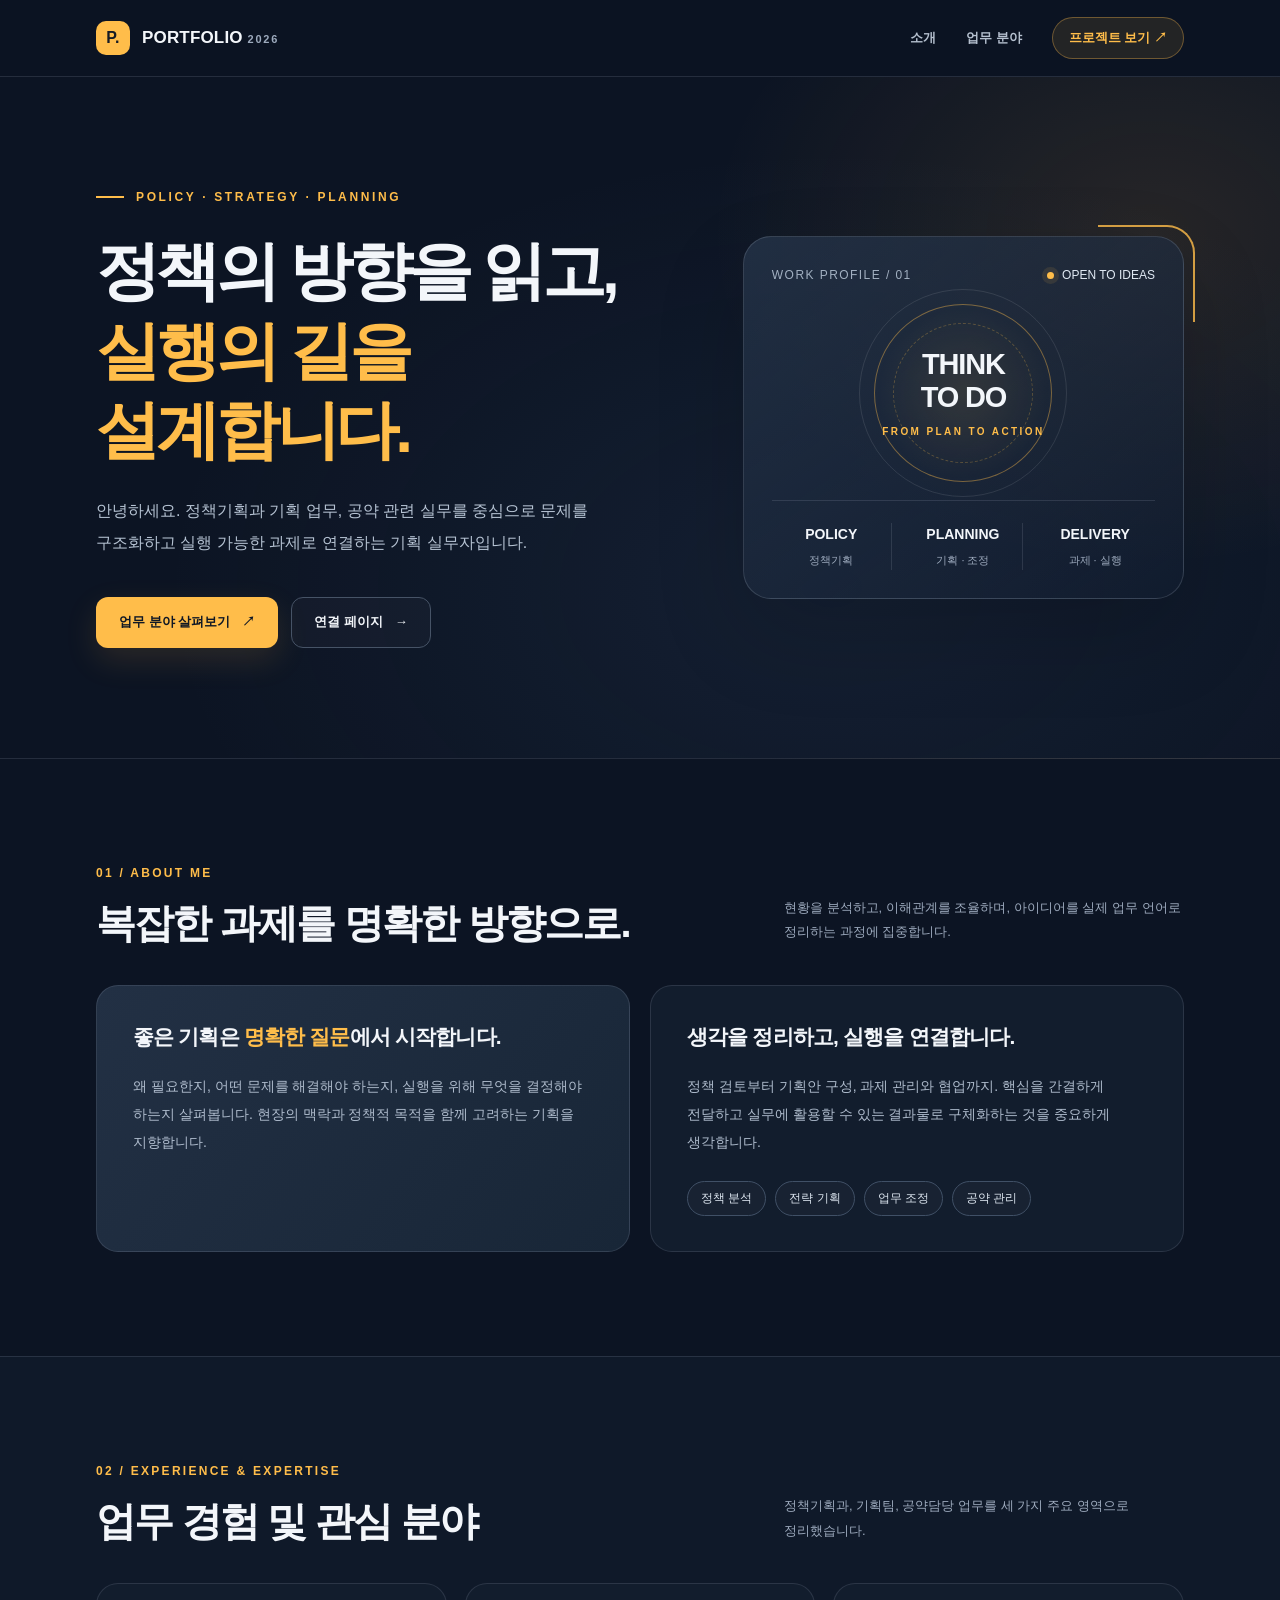
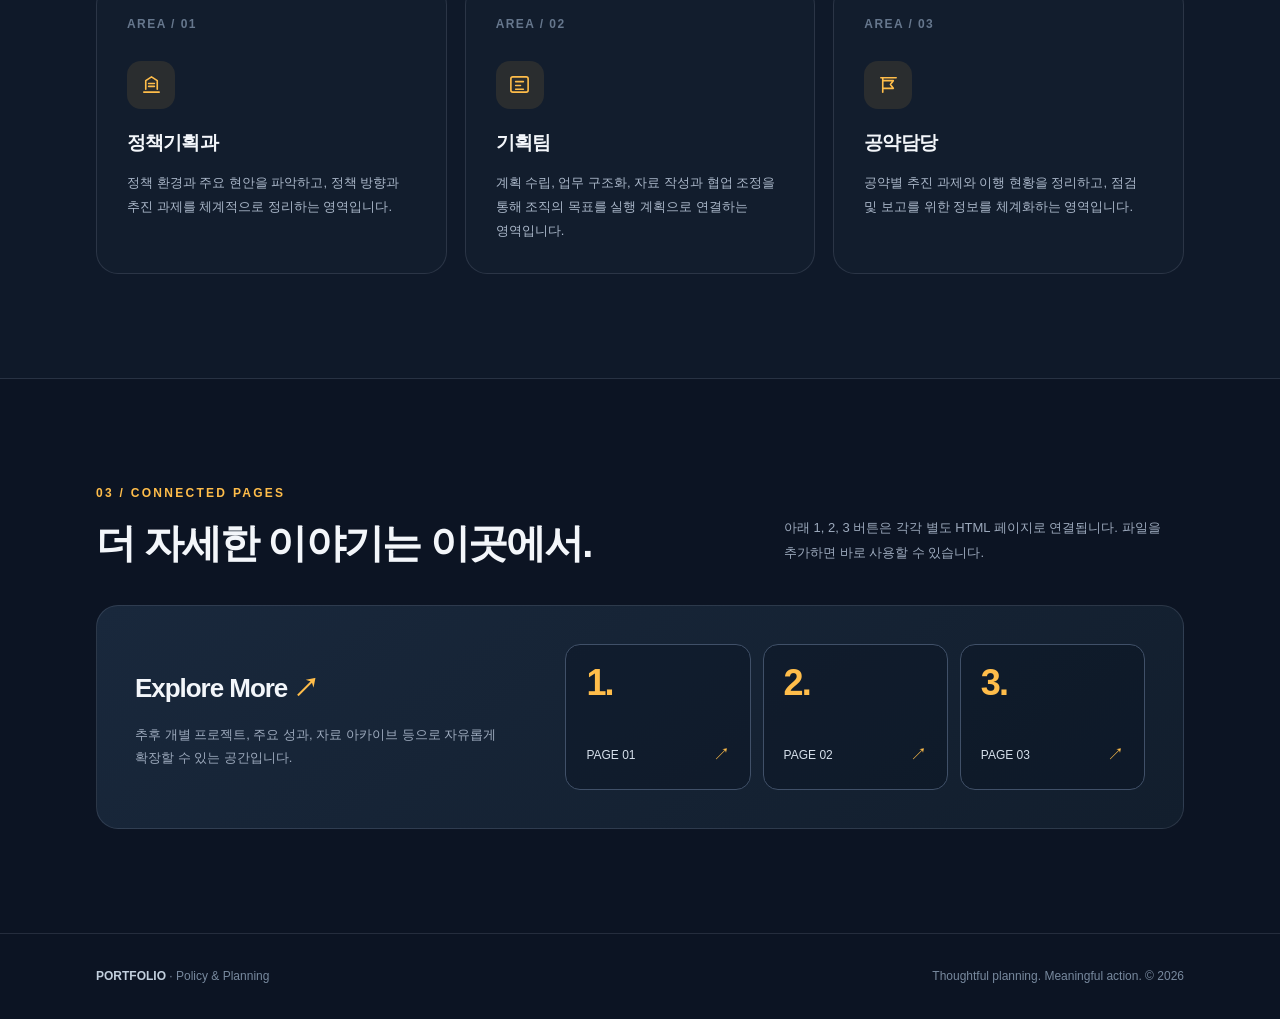
<file: index.html>
<!DOCTYPE html>
<html lang="ko">
<head>
  <meta charset="UTF-8" />
  <meta name="viewport" content="width=device-width, initial-scale=1.0" />
  <meta name="theme-color" content="#0c1423" />
  <meta name="description" content="정책을 기획하고, 방향을 설계하며, 실행을 연결하는 기획 실무자 포트폴리오" />
  <title>Portfolio | Policy & Planning</title>
  <style>
    :root{--navy:#0c1423;--navy2:#121d30;--slate:#1b293c;--line:rgba(206,218,234,.13);--white:#f3f6fa;--muted:#9daabd;--accent:#ffbd4a;--accent2:#ff8c42;--radius:22px;--max:1160px}
    *{box-sizing:border-box}html{scroll-behavior:smooth}body{margin:0;background:var(--navy);color:var(--white);font-family:Pretendard,"Noto Sans KR",-apple-system,BlinkMacSystemFont,"Segoe UI",sans-serif;line-height:1.7;word-break:keep-all}a{color:inherit;text-decoration:none}button{font:inherit}::selection{background:var(--accent);color:var(--navy)}
    .shell{max-width:var(--max);padding:0 36px;margin:0 auto}.topbar{position:sticky;top:0;z-index:20;background:rgba(12,20,35,.87);backdrop-filter:blur(18px);border-bottom:1px solid var(--line)}.top-inner{height:76px;display:flex;align-items:center;justify-content:space-between;gap:20px}.brand{display:inline-flex;align-items:center;gap:12px;font-weight:850;font-size:17px;letter-spacing:.01em}.brand-logo{display:grid;place-items:center;width:34px;height:34px;background:var(--accent);color:#151b25;border-radius:10px;font-size:16px;font-weight:900}.brand small{font-size:11px;color:var(--muted);font-weight:600;letter-spacing:.16em}.nav{display:flex;gap:30px;align-items:center}.nav a{font-size:13px;color:#b5c0cf;font-weight:650;transition:color .2s}.nav a:hover,.nav a:focus-visible{color:var(--accent)}.nav .nav-cta{background:rgba(255,189,74,.1);border:1px solid rgba(255,189,74,.35);color:var(--accent);padding:9px 16px;border-radius:100px}
    .hero{position:relative;overflow:hidden;border-bottom:1px solid var(--line);background:radial-gradient(ellipse 46% 65% at 90% 23%,rgba(255,180,72,.11),transparent 75%),radial-gradient(ellipse 65% 80% at 65% 75%,rgba(76,109,153,.13),transparent 80%)}.hero-grid{min-height:650px;padding-top:110px;padding-bottom:110px;display:grid;grid-template-columns:1.15fr .85fr;align-items:center;gap:50px}.eyebrow{display:flex;align-items:center;gap:12px;color:var(--accent);font-size:12px;letter-spacing:.22em;font-weight:800}.eyebrow:before{content:"";width:28px;height:2px;background:var(--accent)}h1,h2,h3,p{margin-top:0}.hero h1{margin:25px 0 25px;font-size:clamp(40px,5vw,66px);letter-spacing:-.065em;line-height:1.24;font-weight:850}.hero h1 span{color:var(--accent)}.hero-sub{font-size:16px;max-width:555px;color:#b6c3d3;line-height:2}.hero-actions{display:flex;flex-wrap:wrap;gap:13px;margin-top:38px}.btn{cursor:pointer;border:1px solid transparent;border-radius:12px;padding:13px 22px;display:inline-flex;align-items:center;justify-content:center;gap:12px;font-size:13px;font-weight:800;transition:transform .2s,background .2s,border-color .2s,box-shadow .2s}.btn:hover{transform:translateY(-3px)}.btn:active,.page-link:active{transform:scale(.97)}.btn-primary{background:var(--accent);color:#101825;box-shadow:0 12px 32px rgba(255,180,72,.13)}.btn-primary:hover{background:#ffd07c;box-shadow:0 14px 36px rgba(255,180,72,.21)}.btn-outline{border-color:#465366;color:#f1f4f8;background:rgba(255,255,255,.025)}.btn-outline:hover{border-color:var(--accent)}.hero-panel{position:relative;padding:28px;border:1px solid rgba(211,221,233,.16);border-radius:28px;background:linear-gradient(145deg,rgba(37,52,73,.8),rgba(18,29,48,.56));box-shadow:0 35px 90px rgba(0,0,0,.16)}.hero-panel:after{position:absolute;content:"";width:95px;height:95px;right:-12px;top:-12px;border-right:2px solid var(--accent);border-top:2px solid var(--accent);border-radius:0 28px 0 0;opacity:.8;pointer-events:none}.panel-top{display:flex;align-items:center;justify-content:space-between;color:#a2b0c1;font-size:12px;letter-spacing:.12em}.status{display:flex;align-items:center;gap:8px;color:#e0e9f3;letter-spacing:0}.dot{width:7px;height:7px;border-radius:50%;background:var(--accent);box-shadow:0 0 0 5px rgba(255,189,74,.1)}.orb{height:215px;display:grid;place-items:center}.orb-circle{position:relative;width:178px;height:178px;border-radius:50%;border:1px solid rgba(255,189,74,.42);display:grid;place-items:center;background:radial-gradient(circle,rgba(255,189,74,.1),transparent 70%)}.orb-circle:before,.orb-circle:after{content:"";position:absolute;border:1px solid rgba(255,255,255,.1);border-radius:50%;inset:-16px}.orb-circle:after{inset:18px;border-style:dashed;border-color:rgba(255,189,74,.26)}.orb-text{text-align:center;font-weight:900;font-size:29px;line-height:1.12;letter-spacing:-.04em}.orb-text small{display:block;margin-top:13px;font-size:10px;letter-spacing:.24em;color:var(--accent)}.panel-bottom{border-top:1px solid var(--line);padding-top:22px;display:grid;grid-template-columns:1fr 1fr 1fr;gap:12px}.panel-bottom div{border-right:1px solid var(--line);text-align:center}.panel-bottom div:last-child{border:0}.panel-bottom strong{font-size:14px;display:block}.panel-bottom small{display:block;color:var(--muted);font-size:11px;margin-top:4px}
    section.content-section{padding:104px 0}.section-head{display:flex;justify-content:space-between;gap:40px;align-items:end;margin-bottom:35px}.kicker{color:var(--accent);font-weight:850;font-size:12px;letter-spacing:.19em;margin-bottom:13px}.section-title{font-size:clamp(28px,3.2vw,40px);line-height:1.35;letter-spacing:-.045em;margin-bottom:0}.section-desc{max-width:400px;font-size:13px;color:var(--muted);margin-bottom:5px;line-height:1.9}.about-grid{display:grid;grid-template-columns:1fr 1fr;gap:20px}.about-card,.role-card,.link-section{border:1px solid var(--line);background:#121d2d;border-radius:var(--radius)}.about-card{padding:35px 36px}.about-card h3{font-size:21px;line-height:1.5;letter-spacing:-.04em;margin-bottom:20px}.about-card p{color:#aebbcc;font-size:14px;line-height:2;margin:0}.about-card.emphasis{background:linear-gradient(130deg,#223044,#182637)}.highlight{color:var(--accent)}.chip-wrap{margin-top:25px;display:flex;flex-wrap:wrap;gap:9px}.chip{font-size:12px;color:#dce5ef;padding:6px 13px;border:1px solid #405066;border-radius:100px;background:rgba(255,255,255,.025)}
    .roles{background:#0f1929;border-top:1px solid var(--line);border-bottom:1px solid var(--line)}.role-grid{display:grid;grid-template-columns:repeat(3,1fr);gap:18px}.role-card{padding:30px;position:relative;min-height:275px;transition:transform .2s,border-color .2s,background .2s}.role-card:hover{transform:translateY(-5px);border-color:rgba(255,189,74,.5);background:#18263a}.role-num{color:#66778d;font-size:12px;font-weight:750;letter-spacing:.12em}.role-icon{margin-top:26px;margin-bottom:18px;display:grid;place-items:center;width:48px;height:48px;border-radius:14px;background:rgba(255,189,74,.1);color:var(--accent)}.role-icon svg{width:23px;height:23px;stroke:currentColor;fill:none;stroke-width:1.7;stroke-linecap:round;stroke-linejoin:round}.role-card h3{margin:0 0 12px;font-size:19px;letter-spacing:-.045em}.role-card p{font-size:13px;color:#aab7c9;line-height:1.85;margin:0}
    .link-section{padding:38px;margin-top:8px;display:grid;grid-template-columns:.8fr 1.2fr;gap:44px;align-items:center;background:linear-gradient(145deg,#19283c,#121e2d)}.link-section h3{font-size:26px;letter-spacing:-.04em;margin-bottom:14px}.link-section p{color:var(--muted);font-size:13px;margin-bottom:0}.pages{display:grid;grid-template-columns:repeat(3,1fr);gap:12px}.page-link{position:relative;min-height:146px;padding:20px;border:1px solid #405068;border-radius:15px;background:rgba(7,16,29,.35);display:flex;flex-direction:column;justify-content:space-between;transition:transform .2s,border-color .2s,background .2s}.page-link:hover{transform:translateY(-5px);border-color:var(--accent);background:rgba(255,189,74,.075)}.page-no{font-size:36px;font-weight:850;line-height:1;letter-spacing:-.05em;color:var(--accent)}.page-bottom{font-size:12px;color:#d6e0eb;display:flex;align-items:center;justify-content:space-between;gap:5px}.page-bottom span{color:var(--accent);font-size:17px}.footer{border-top:1px solid var(--line);padding:32px 0}.footer-inner{display:flex;justify-content:space-between;gap:20px;color:#78899e;font-size:12px}.footer strong{color:#c2cfdd}.reveal{opacity:0;transform:translateY(18px);transition:opacity .65s,transform .65s}.reveal.visible{opacity:1;transform:translateY(0)}.scroll-top{position:fixed;right:25px;bottom:25px;width:42px;height:42px;border-radius:13px;border:1px solid #495568;background:#1c2b40;color:var(--accent);cursor:pointer;opacity:0;pointer-events:none;transition:opacity .2s,transform .2s;z-index:12}.scroll-top.show{opacity:1;pointer-events:auto}.scroll-top:hover{transform:translateY(-3px)}:focus-visible{outline:2px solid var(--accent);outline-offset:4px}
    @media(max-width:900px){.hero-grid{grid-template-columns:1fr;min-height:auto;padding-top:85px;padding-bottom:85px;gap:50px}.hero-panel{width:min(100%,540px)}.link-section{grid-template-columns:1fr}.role-card{padding:24px}.section-head{align-items:start;flex-direction:column;gap:14px}.section-desc{max-width:640px}}
    @media(max-width:640px){.shell{padding:0 20px}.top-inner{height:66px}.brand small{display:none}.nav{gap:15px}.nav a{font-size:12px}.nav a:nth-child(2){display:none}.nav .nav-cta{padding:7px 10px}.hero-grid{padding-top:75px;padding-bottom:75px}.hero h1{font-size:clamp(36px,10vw,50px)}.hero-sub{font-size:14px}.hero-panel{padding:22px}.orb{height:200px}.orb-circle{width:155px;height:155px}.panel-bottom strong{font-size:12px}.panel-bottom small{font-size:10px}section.content-section{padding:75px 0}.about-grid,.role-grid{grid-template-columns:1fr}.about-card{padding:26px}.role-card{min-height:0}.link-section{padding:24px;gap:23px}.link-section h3{font-size:24px}.pages{gap:8px}.page-link{padding:14px;min-height:122px}.page-no{font-size:31px}.page-bottom{font-size:10px}.footer-inner{flex-direction:column;gap:5px}.scroll-top{right:16px;bottom:16px}}
    @media(prefers-reduced-motion:reduce){html{scroll-behavior:auto}*,*:before,*:after{transition:none!important;animation:none!important}.reveal{opacity:1;transform:none}}
  </style>
</head>
<body>
  <header class="topbar">
    <div class="shell top-inner">
      <!-- 이름이나 브랜드명을 변경하려면 아래의 PORTFOLIO를 수정하세요. -->
      <a class="brand" href="#home" aria-label="첫 화면으로 이동"><span class="brand-logo">P.</span><span>PORTFOLIO <small>2026</small></span></a>
      <nav class="nav" aria-label="주요 메뉴">
        <a href="#about">소개</a><a href="#experience">업무 분야</a><a class="nav-cta" href="#projects">프로젝트 보기 ↗</a>
      </nav>
    </div>
  </header>
  <main>
    <section class="hero" id="home">
      <div class="shell hero-grid">
        <div class="reveal">
          <div class="eyebrow">POLICY · STRATEGY · PLANNING</div>
          <h1>정책의 방향을 읽고,<br><span>실행의 길을 설계합니다.
</span></h1>
          <p class="hero-sub">안녕하세요. 정책기획과 기획 업무, 공약 관련 실무를 중심으로 문제를 구조화하고 실행 가능한 과제로 연결하는 기획 실무자입니다.</p>
          <div class="hero-actions"><a class="btn btn-primary" href="#experience">업무 분야 살펴보기 <span aria-hidden="true">↗</span></a><a class="btn btn-outline" href="#projects">연결 페이지 <span aria-hidden="true">→</span></a></div>
        </div>
        <div class="hero-panel reveal" aria-label="업무 역량 소개 카드">
          <div class="panel-top"><span>WORK PROFILE / 01</span><span class="status"><span class="dot"></span> OPEN TO IDEAS</span></div>
          <div class="orb"><div class="orb-circle"><div class="orb-text">THINK<br>TO DO<small>FROM PLAN TO ACTION</small></div></div></div>
          <div class="panel-bottom"><div><strong>POLICY</strong><small>정책기획</small></div><div><strong>PLANNING</strong><small>기획 · 조정</small></div><div><strong>DELIVERY</strong><small>과제 · 실행</small></div></div>
        </div>
      </div>
    </section>
    <section class="content-section" id="about">
      <div class="shell">
        <div class="section-head reveal"><div><div class="kicker">01 / ABOUT ME</div><h2 class="section-title">복잡한 과제를 명확한 방향으로.</h2></div><p class="section-desc">현황을 분석하고, 이해관계를 조율하며, 아이디어를 실제 업무 언어로 정리하는 과정에 집중합니다.</p></div>
        <div class="about-grid">
          <article class="about-card emphasis reveal"><h3>좋은 기획은 <span class="highlight">명확한 질문</span>에서 시작합니다.</h3><p>왜 필요한지, 어떤 문제를 해결해야 하는지, 실행을 위해 무엇을 결정해야 하는지 살펴봅니다. 현장의 맥락과 정책적 목적을 함께 고려하는 기획을 지향합니다.</p></article>
          <article class="about-card reveal"><h3>생각을 정리하고, 실행을 연결합니다.</h3><p>정책 검토부터 기획안 구성, 과제 관리와 협업까지. 핵심을 간결하게 전달하고 실무에 활용할 수 있는 결과물로 구체화하는 것을 중요하게 생각합니다.</p><div class="chip-wrap"><span class="chip">정책 분석</span><span class="chip">전략 기획</span><span class="chip">업무 조정</span><span class="chip">공약 관리</span></div></article>
        </div>
      </div>
    </section>
    <section class="content-section roles" id="experience">
      <div class="shell"><div class="section-head reveal"><div><div class="kicker">02 / EXPERIENCE & EXPERTISE</div><h2 class="section-title">업무 경험 및 관심 분야</h2></div><p class="section-desc">정책기획과, 기획팀, 공약담당 업무를 세 가지 주요 영역으로 정리했습니다.</p></div>
        <div class="role-grid">
          <article class="role-card reveal"><div class="role-num">AREA / 01</div><div class="role-icon"><svg viewBox="0 0 24 24" aria-hidden="true"><path d="M4 20h16M6 17V8l6-4 6 4v9M9 11h6M9 14h6"/></svg></div><h3>정책기획과</h3><p>정책 환경과 주요 현안을 파악하고, 정책 방향과 추진 과제를 체계적으로 정리하는 영역입니다.</p></article>
          <article class="role-card reveal"><div class="role-num">AREA / 02</div><div class="role-icon"><svg viewBox="0 0 24 24" aria-hidden="true"><rect x="3" y="4" width="18" height="16" rx="2"/><path d="M8 9h8M8 13h5M8 17h8"/></svg></div><h3>기획팀</h3><p>계획 수립, 업무 구조화, 자료 작성과 협업 조정을 통해 조직의 목표를 실행 계획으로 연결하는 영역입니다.</p></article>
          <article class="role-card reveal"><div class="role-num">AREA / 03</div><div class="role-icon"><svg viewBox="0 0 24 24" aria-hidden="true"><path d="M4 5h16M6 5v15M6 8h11l-3 4 3 4H6"/></svg></div><h3>공약담당</h3><p>공약별 추진 과제와 이행 현황을 정리하고, 점검 및 보고를 위한 정보를 체계화하는 영역입니다.</p></article>
        </div>
      </div>
    </section>
    <section class="content-section" id="projects">
      <div class="shell"><div class="section-head reveal"><div><div class="kicker">03 / CONNECTED PAGES</div><h2 class="section-title">더 자세한 이야기는 이곳에서.</h2></div><p class="section-desc">아래 1, 2, 3 버튼은 각각 별도 HTML 페이지로 연결됩니다. 파일을 추가하면 바로 사용할 수 있습니다.</p></div>
        <div class="link-section reveal"><div><h3>Explore More <span class="highlight">↗</span></h3><p>추후 개별 프로젝트, 주요 성과, 자료 아카이브 등으로 자유롭게 확장할 수 있는 공간입니다.</p></div>
          <div class="pages"><a class="page-link" href="1.html" aria-label="1번 페이지로 이동"><span class="page-no">1.</span><span class="page-bottom">PAGE 01 <span>↗</span></span></a><a class="page-link" href="2.html" aria-label="2번 페이지로 이동"><span class="page-no">2.</span><span class="page-bottom">PAGE 02 <span>↗</span></span></a><a class="page-link" href="3.html" aria-label="3번 페이지로 이동"><span class="page-no">3.</span><span class="page-bottom">PAGE 03 <span>↗</span></span></a></div>
        </div>
      </div>
    </section>
  </main>
  <footer class="footer"><div class="shell footer-inner"><span><strong>PORTFOLIO</strong> · Policy & Planning</span><span>Thoughtful planning. Meaningful action. © <span id="year">2026</span></span></div></footer>
  <button class="scroll-top" id="scrollTop" aria-label="맨 위로 이동">↑</button>
  <script>
    document.getElementById('year').textContent=new Date().getFullYear();
    const elements=document.querySelectorAll('.reveal');
    if('IntersectionObserver' in window){const observer=new IntersectionObserver((entries)=>{entries.forEach(entry=>{if(entry.isIntersecting){entry.target.classList.add('visible');observer.unobserve(entry.target)}})},{threshold:.12});elements.forEach(el=>observer.observe(el));}else{elements.forEach(el=>el.classList.add('visible'));}
    const scrollBtn=document.getElementById('scrollTop');
    function updateScroll(){scrollBtn.classList.toggle('show',window.scrollY>450)}
    window.addEventListener('scroll',updateScroll,{passive:true});updateScroll();
    scrollBtn.addEventListener('click',()=>window.scrollTo({top:0,behavior:window.matchMedia('(prefers-reduced-motion: reduce)').matches?'instant':'smooth'}));
  </script>
</body>
</html>
</file>
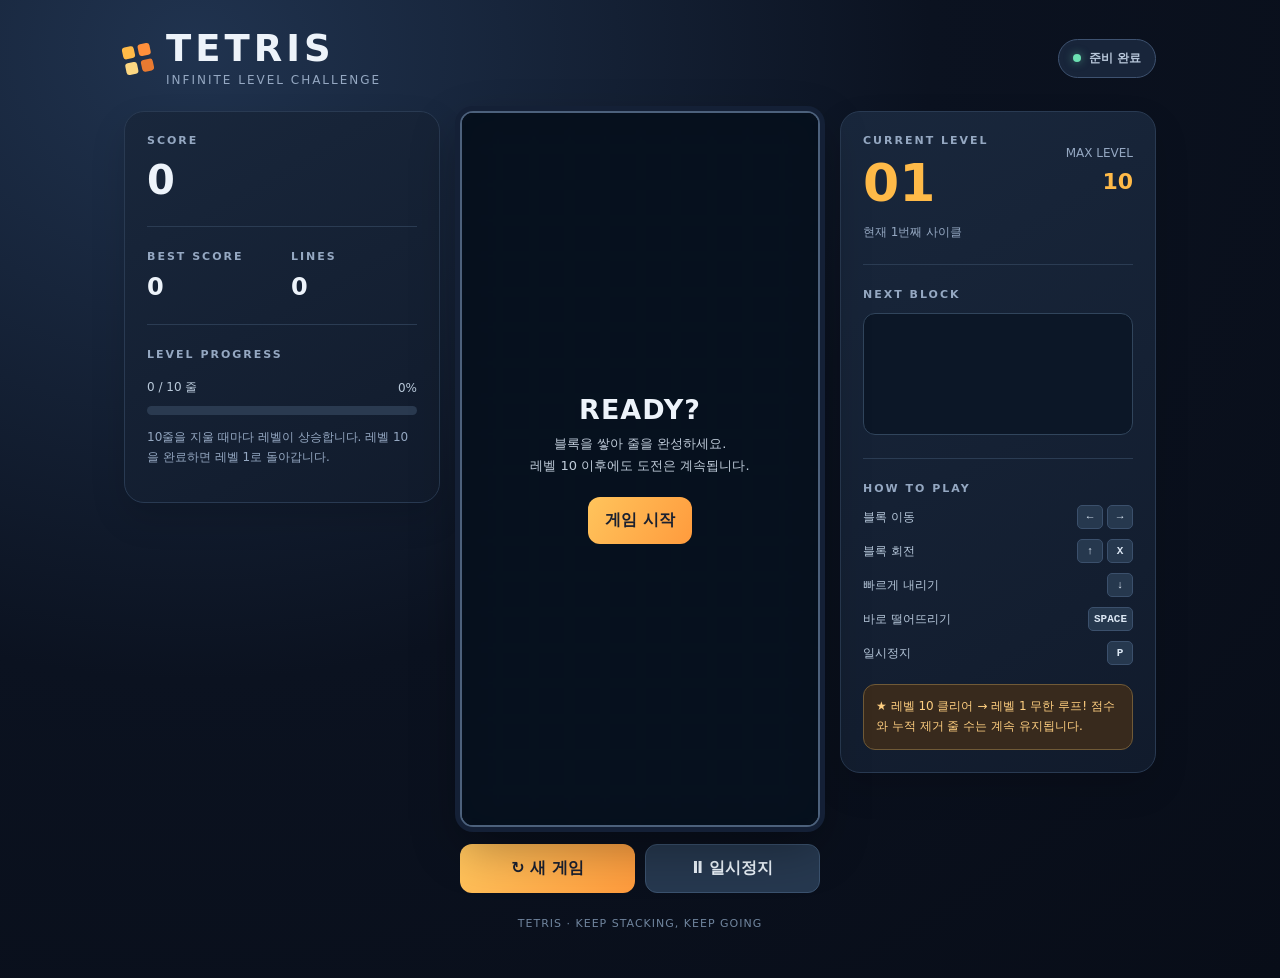
<file: 1.html>
<!DOCTYPE html>
<html lang="ko">
<head>
<meta charset="UTF-8" />
<meta name="viewport" content="width=device-width, initial-scale=1" />
<title>TETRIS · 10 LEVEL LOOP</title>
<style>
:root{color-scheme:dark;--bg:#0b1220;--panel:#131e30;--panel2:#1a2940;--line:#30435c;--txt:#edf3fa;--muted:#95a8c2;--accent:#ffba48;--accent2:#ff893b;--cyan:#54d7e9}
*{box-sizing:border-box}html,body{margin:0;min-height:100%;font-family:Pretendard,'Noto Sans KR',system-ui,-apple-system,'Segoe UI',sans-serif;background:radial-gradient(ellipse at 15% 5%,#20334f 0%,#0b1220 48%,#080d18 100%);color:var(--txt)}button{font:inherit;cursor:pointer;touch-action:manipulation}button:focus-visible{outline:3px solid var(--accent);outline-offset:3px}
.shell{max-width:1080px;margin:0 auto;padding:30px 24px 48px}.top{display:flex;justify-content:space-between;align-items:center;gap:18px;margin-bottom:24px}.brand{display:flex;align-items:center;gap:14px}.brand-icon{display:grid;grid-template-columns:repeat(2,12px);gap:4px;transform:rotate(-12deg)}.brand-icon i{height:12px;background:var(--accent);border-radius:3px}.brand-icon i:nth-child(2){background:#ff8f3b}.brand-icon i:nth-child(3){background:#fcd782}.brand-icon i:nth-child(4){background:#e87a31}h1{font-size:clamp(25px,4vw,37px);letter-spacing:4px;line-height:1;margin:0;font-weight:900}.subtitle{margin:6px 0 0;color:var(--muted);font-size:12px;letter-spacing:2px}.status{border:1px solid #3e5270;background:#18253a;padding:10px 14px;border-radius:999px;color:#b7c6d9;font-size:12px;font-weight:700}.status::before{content:'';display:inline-block;width:8px;height:8px;border-radius:50%;background:#6ce1b2;margin-right:8px;box-shadow:0 0 9px #6ce1b288}.layout{display:grid;grid-template-columns:minmax(190px,1fr) minmax(270px,360px) minmax(190px,1fr);gap:20px;align-items:start}.panel{border:1px solid #293a52;border-radius:20px;background:linear-gradient(150deg,#19273c,#111b2c);box-shadow:0 15px 35px #0002;padding:22px}.label{font-weight:800;font-size:11px;letter-spacing:2px;color:var(--muted);margin-bottom:10px}.score{font-weight:850;font-size:clamp(31px,4vw,40px);letter-spacing:1px;font-variant-numeric:tabular-nums}.divider{height:1px;background:#2b3c53;margin:23px 0}.stats{display:grid;grid-template-columns:1fr 1fr;gap:18px}.statvalue{font-size:24px;font-weight:800;font-variant-numeric:tabular-nums}.accent{color:var(--accent)}.small{color:var(--muted);font-size:12px;line-height:1.7}.progress-meta{display:flex;justify-content:space-between;align-items:center;margin:18px 0 10px;font-size:12px;color:#b9c9da}.progress-track{height:9px;background:#2a3a50;border-radius:99px;overflow:hidden}.progress-fill{height:100%;width:0%;background:linear-gradient(90deg,#ff8d3e,#ffcc5b);border-radius:99px;transition:width .2s}.lvl{display:flex;justify-content:space-between;align-items:center}.level-number{font-weight:900;font-size:52px;color:var(--accent);line-height:1}.cycle{margin-top:15px;font-size:12px;color:var(--muted)}.board-wrap{position:relative;background:#070f1d;border:2px solid #4c617c;border-radius:13px;overflow:hidden;box-shadow:0 0 0 5px #142036,0 20px 50px #0005}.board-wrap:before{content:'';position:absolute;inset:0;pointer-events:none;z-index:1;box-shadow:inset 0 0 30px #020813}.board{display:block;width:100%;height:auto;aspect-ratio:1/2}.overlay{position:absolute;inset:0;z-index:3;display:flex;flex-direction:column;align-items:center;justify-content:center;text-align:center;padding:16px;background:#07111eda;backdrop-filter:blur(3px)}.overlay[hidden]{display:none}.overlay h2{font-size:27px;letter-spacing:1px;margin:0 0 8px}.overlay p{max-width:220px;font-size:13px;line-height:1.7;color:#c0ccda;margin:0 0 20px}.btn{border:0;border-radius:12px;padding:13px 17px;color:#1a2030;background:linear-gradient(120deg,#ffc45c,#ff9b3d);font-weight:900;transition:transform .12s,filter .12s}.btn:hover{filter:brightness(1.08)}.btn:active,.control:active{transform:scale(.96)}.secondary{background:#26384f;color:#eaf2f9;border:1px solid #3b526e}.actions{display:grid;grid-template-columns:1fr 1fr;gap:10px;margin-top:17px}.next-box{display:grid;place-items:center;border:1px solid #31455c;background:#0c1727;border-radius:12px;padding:10px;margin-top:12px;min-height:116px}.next-canvas{display:block;width:100px;height:100px}.help{margin-top:20px}.keyline{display:flex;justify-content:space-between;align-items:center;gap:10px;margin:10px 0;color:#b6c7da;font-size:12px}.keys{display:flex;gap:4px;align-items:center}.key{display:inline-flex;align-items:center;justify-content:center;min-width:26px;height:24px;padding:0 5px;border-radius:5px;background:#26384e;border:1px solid #3b506c;color:#dce7f4;font-size:11px;font-weight:800}.notice{border:1px solid #705a37;background:#382a1d;border-radius:12px;color:#ffcf80;padding:12px;font-size:12px;line-height:1.65;margin-top:19px}.mobile-controls{display:none;gap:8px;margin-top:19px;grid-template-columns:repeat(5,1fr)}.control{height:54px;border-radius:11px;background:#22344c;color:#fff;border:1px solid #3b526e;font-size:21px;font-weight:900}.control.drop{background:#68482b;color:#ffcc79}.foot{text-align:center;color:#70859e;font-size:11px;letter-spacing:1px;margin-top:24px}@media(max-width:790px){.layout{grid-template-columns:minmax(0,1fr) minmax(260px,350px);gap:16px}.panel{padding:17px}.right{grid-column:1;grid-row:1}.left{grid-column:1;grid-row:2}.game{grid-column:2;grid-row:1/span 2}.help{display:none}.mobile-controls{display:grid}}@media(max-width:560px){.shell{padding:20px 13px 30px}.top{margin-bottom:18px}.status{font-size:11px;padding:9px}.layout{display:flex;flex-direction:column;align-items:stretch;gap:15px}.game{order:1;max-width:360px;width:100%;align-self:center}.left{order:2}.right{order:3}.stats{grid-template-columns:1fr 1fr}.mobile-controls{display:grid}.next-box{min-height:96px}.next-canvas{width:84px;height:84px}.panel{padding:17px}.right .divider{margin:14px 0}}@media(prefers-reduced-motion:reduce){*{transition:none!important}}
</style>
</head>
<body>
<main class="shell">
<header class="top"><div class="brand"><div class="brand-icon" aria-hidden="true"><i></i><i></i><i></i><i></i></div><div><h1>TETRIS</h1><p class="subtitle">INFINITE LEVEL CHALLENGE</p></div></div><div class="status" id="status">준비 완료</div></header>
<div class="layout">
<section class="panel left" aria-label="게임 기록">
<div class="label">SCORE</div><div class="score" id="score">0</div><div class="divider"></div>
<div class="stats"><div><div class="label">BEST SCORE</div><div class="statvalue" id="best">0</div></div><div><div class="label">LINES</div><div class="statvalue" id="lines">0</div></div></div>
<div class="divider"></div><div class="label">LEVEL PROGRESS</div><div class="progress-meta"><span id="progressText">0 / 10 줄</span><span id="percent">0%</span></div><div class="progress-track"><div class="progress-fill" id="progressFill"></div></div><p class="small">10줄을 지울 때마다 레벨이 상승합니다. 레벨 10을 완료하면 레벨 1로 돌아갑니다.</p>
</section>
<section class="game" aria-label="테트리스 플레이 영역"><div class="board-wrap"><canvas id="board" class="board" width="300" height="600" aria-label="10칸 너비, 20칸 높이의 테트리스 게임판"></canvas><div class="overlay" id="overlay"><h2 id="overlayTitle">READY?</h2><p id="overlayMessage">블록을 쌓아 줄을 완성하세요.<br>레벨 10 이후에도 도전은 계속됩니다.</p><button class="btn" id="overlayButton">게임 시작</button></div></div><div class="actions"><button class="btn" id="startButton">↻ 새 게임</button><button class="btn secondary" id="pauseButton">Ⅱ 일시정지</button></div><div class="mobile-controls" aria-label="터치 조작"><button class="control" data-action="left" aria-label="왼쪽 이동">←</button><button class="control" data-action="rotate" aria-label="회전">↻</button><button class="control" data-action="right" aria-label="오른쪽 이동">→</button><button class="control" data-action="down" aria-label="아래 이동">↓</button><button class="control drop" data-action="drop" aria-label="즉시 내리기">⤓</button></div></section>
<section class="panel right" aria-label="레벨과 조작법"><div class="lvl"><div><div class="label">CURRENT LEVEL</div><div class="level-number" id="level">01</div></div><div class="small" style="text-align:right">MAX LEVEL<br><b class="accent" style="font-size:22px">10</b></div></div><div class="cycle" id="cycle">현재 1번째 사이클</div><div class="divider"></div><div class="label">NEXT BLOCK</div><div class="next-box"><canvas class="next-canvas" id="next" width="120" height="120" aria-label="다음 블록 미리보기"></canvas></div><div class="help"><div class="divider"></div><div class="label">HOW TO PLAY</div><div class="keyline"><span>블록 이동</span><span class="keys"><kbd class="key">←</kbd><kbd class="key">→</kbd></span></div><div class="keyline"><span>블록 회전</span><span class="keys"><kbd class="key">↑</kbd><kbd class="key">X</kbd></span></div><div class="keyline"><span>빠르게 내리기</span><span class="keys"><kbd class="key">↓</kbd></span></div><div class="keyline"><span>바로 떨어뜨리기</span><span class="keys"><kbd class="key">SPACE</kbd></span></div><div class="keyline"><span>일시정지</span><span class="keys"><kbd class="key">P</kbd></span></div></div><div class="notice">★ 레벨 10 클리어 → 레벨 1 무한 루프! 점수와 누적 제거 줄 수는 계속 유지됩니다.</div></section>
</div><footer class="foot">TETRIS · KEEP STACKING, KEEP GOING</footer>
</main>
<script>
(()=>{'use strict';
const COLS=10,ROWS=20,S=30,LEVEL_LINES=10;
const canvas=document.getElementById('board'),ctx=canvas.getContext('2d');const nextCanvas=document.getElementById('next'),nctx=nextCanvas.getContext('2d');
const $=id=>document.getElementById(id);
const SHAPES={I:[[1,1,1,1]],O:[[1,1],[1,1]],T:[[0,1,0],[1,1,1]],S:[[0,1,1],[1,1,0]],Z:[[1,1,0],[0,1,1]],J:[[1,0,0],[1,1,1]],L:[[0,0,1],[1,1,1]]};
const COLORS={I:'#50dce7',O:'#ffd65a',T:'#b58cf5',S:'#68dda1',Z:'#ff7181',J:'#6ca4ff',L:'#ffad59'};
let board,active,nextPiece,bag=[],score=0,lines=0,level=1,cycle=1,playing=false,paused=false,over=false,raf=0,last=0,elapsed=0,messageTimer=0;
let best=0;try{best=Number(localStorage.getItem('tetris-loop-best')||0)||0}catch(e){};
function emptyBoard(){return Array.from({length:ROWS},()=>Array(COLS).fill(null))}
function pullType(){if(!bag.length){bag=Object.keys(SHAPES);for(let i=bag.length-1;i>0;i--){const j=Math.floor(Math.random()*(i+1));[bag[i],bag[j]]=[bag[j],bag[i]]}}return bag.pop()}
function piece(type){return {type,matrix:SHAPES[type].map(row=>row.slice()),x:0,y:0}}
function spawn(){active=nextPiece||piece(pullType());nextPiece=piece(pullType());active.x=Math.floor((COLS-active.matrix[0].length)/2);active.y=0;drawNext();if(collides(active.matrix,active.x,active.y)){gameOver()}}
function collides(matrix,px,py){for(let y=0;y<matrix.length;y++)for(let x=0;x<matrix[y].length;x++)if(matrix[y][x]){const bx=px+x,by=py+y;if(bx<0||bx>=COLS||by>=ROWS||(by>=0&&board[by][bx]))return true}return false}
function rotate(matrix){return matrix[0].map((_,i)=>matrix.map(row=>row[i]).reverse())}
function tryRotate(){if(!playing||paused||over)return;const m=rotate(active.matrix);for(const offset of [0,-1,1,-2,2]){if(!collides(m,active.x+offset,active.y)){active.matrix=m;active.x+=offset;draw();return}}}
function move(dx){if(!playing||paused||over)return;if(!collides(active.matrix,active.x+dx,active.y)){active.x+=dx;draw()}}
function softDrop(){if(!playing||paused||over)return;if(!collides(active.matrix,active.x,active.y+1)){active.y++;score++;updateStats();draw()}else lock()}
function hardDrop(){if(!playing||paused||over)return;let steps=0;while(!collides(active.matrix,active.x,active.y+1)){active.y++;steps++}score+=steps*2;lock()}
function tickDrop(){if(!collides(active.matrix,active.x,active.y+1))active.y++;else lock()}
function lock(){for(let y=0;y<active.matrix.length;y++)for(let x=0;x<active.matrix[y].length;x++)if(active.matrix[y][x]){let by=active.y+y;if(by<0){gameOver();return}board[by][active.x+x]=active.type}let cleared=0;for(let y=ROWS-1;y>=0;y--){if(board[y].every(Boolean)){board.splice(y,1);board.unshift(Array(COLS).fill(null));cleared++;y++}}if(cleared){const points=[0,100,300,500,800][cleared];score+=points*level;lines+=cleared;const newCycle=Math.floor(lines/(LEVEL_LINES*10))+1;const newLevel=Math.floor(lines/LEVEL_LINES)%10+1;if(newCycle>cycle){announce('10레벨 완료! 다시 1레벨!',1800)}else if(newLevel!==level){announce('LEVEL '+String(newLevel).padStart(2,'0')+'!',950)}cycle=newCycle;level=newLevel}if(score>best){best=score;try{localStorage.setItem('tetris-loop-best',String(best))}catch(e){}}updateStats();spawn();elapsed=0;draw()}
function speed(){return Math.max(75,850*Math.pow(.78,level-1))}
function frame(time){if(!playing||paused||over){raf=0;return}const delta=last?Math.min(time-last,100):0;last=time;elapsed+=delta;if(elapsed>=speed()){elapsed=0;tickDrop()}draw();raf=requestAnimationFrame(frame)}
function cell(context,x,y,size,color,alpha=1){context.globalAlpha=alpha;context.fillStyle=color;context.fillRect(x*size+1,y*size+1,size-2,size-2);context.fillStyle='rgba(255,255,255,.24)';context.fillRect(x*size+2,y*size+2,size-4,3);context.fillStyle='rgba(0,0,0,.19)';context.fillRect(x*size+2,y*size+size-5,size-4,3);context.globalAlpha=1}
function draw(){ctx.clearRect(0,0,canvas.width,canvas.height);ctx.fillStyle='#0a1423';ctx.fillRect(0,0,canvas.width,canvas.height);ctx.strokeStyle='rgba(139,164,198,.085)';ctx.lineWidth=1;for(let x=0;x<=COLS;x++){ctx.beginPath();ctx.moveTo(x*S+.5,0);ctx.lineTo(x*S+.5,ROWS*S);ctx.stroke()}for(let y=0;y<=ROWS;y++){ctx.beginPath();ctx.moveTo(0,y*S+.5);ctx.lineTo(COLS*S,y*S+.5);ctx.stroke()}for(let y=0;y<ROWS;y++)for(let x=0;x<COLS;x++)if(board[y][x])cell(ctx,x,y,S,COLORS[board[y][x]]);if(active&&playing&&!over){let gy=active.y;while(!collides(active.matrix,active.x,gy+1))gy++;active.matrix.forEach((row,y)=>row.forEach((v,x)=>{if(v&&gy+y>=0)cell(ctx,active.x+x,gy+y,S,COLORS[active.type],.19)}));active.matrix.forEach((row,y)=>row.forEach((v,x)=>{if(v&&active.y+y>=0)cell(ctx,active.x+x,active.y+y,S,COLORS[active.type])}))}}
function drawNext(){nctx.clearRect(0,0,120,120);if(!nextPiece)return;const m=nextPiece.matrix,sz=25,ox=(120-m[0].length*sz)/2,oy=(120-m.length*sz)/2;nctx.save();nctx.translate(ox,oy);m.forEach((row,y)=>row.forEach((v,x)=>{if(v)cell(nctx,x,y,sz,COLORS[nextPiece.type])}));nctx.restore()}
function updateStats(){$('score').textContent=score.toLocaleString('ko-KR');$('best').textContent=best.toLocaleString('ko-KR');$('lines').textContent=lines.toLocaleString('ko-KR');$('level').textContent=String(level).padStart(2,'0');$('cycle').textContent=`현재 ${cycle}번째 사이클`;const progress=lines%LEVEL_LINES;$('progressText').textContent=`${progress} / ${LEVEL_LINES} 줄`;$('percent').textContent=`${progress*10}%`;$('progressFill').style.width=`${progress*10}%`}
function setStatus(v){$('status').textContent=v}
function showOverlay(title,msg,buttonLabel){$('overlayTitle').textContent=title;$('overlayMessage').textContent=msg;$('overlayButton').textContent=buttonLabel;$('overlay').hidden=false}
function hideOverlay(){$('overlay').hidden=true}
function announce(msg,duration){clearTimeout(messageTimer);setStatus(msg);messageTimer=setTimeout(()=>{setStatus(over?'게임 종료':paused?'일시정지':'플레이 중')},duration)}
function start(){cancelAnimationFrame(raf);clearTimeout(messageTimer);board=emptyBoard();active=null;nextPiece=null;bag=[];score=0;lines=0;level=1;cycle=1;playing=true;paused=false;over=false;last=0;elapsed=0;spawn();updateStats();hideOverlay();setStatus('플레이 중');$('pauseButton').textContent='Ⅱ 일시정지';draw();raf=requestAnimationFrame(frame)}
function gameOver(){over=true;playing=false;cancelAnimationFrame(raf);raf=0;setStatus('게임 종료');showOverlay('GAME OVER',`최종 점수 ${score.toLocaleString('ko-KR')}점 · ${cycle}번째 사이클`, '다시 시작');draw()}
function pause(){if(over||!playing)return;paused=!paused;$('pauseButton').textContent=paused?'▶ 계속하기':'Ⅱ 일시정지';if(paused){cancelAnimationFrame(raf);raf=0;setStatus('일시정지');showOverlay('PAUSED','잠시 쉬어가도 좋습니다. 준비되면 계속하세요.','계속하기')}else{hideOverlay();setStatus('플레이 중');last=0;raf=requestAnimationFrame(frame)}}
window.addEventListener('keydown',e=>{const key=e.key;if(['ArrowLeft','ArrowRight','ArrowDown','ArrowUp',' ','Spacebar'].includes(key))e.preventDefault();if(key==='p'||key==='P'||key==='Escape'){pause();return}if(!playing||paused||over){if(key==='Enter'||key===' '){if(paused)pause();else start()}return}switch(key){case 'ArrowLeft':move(-1);break;case 'ArrowRight':move(1);break;case 'ArrowDown':softDrop();break;case 'ArrowUp':case 'x':case 'X':tryRotate();break;case ' ':case 'Spacebar':hardDrop();break}});
$('overlayButton').addEventListener('click',()=>paused?pause():start());$('startButton').addEventListener('click',start);$('pauseButton').addEventListener('click',pause);document.querySelectorAll('[data-action]').forEach(btn=>{btn.addEventListener('click',()=>{switch(btn.dataset.action){case 'left':move(-1);break;case 'right':move(1);break;case 'rotate':tryRotate();break;case 'down':softDrop();break;case 'drop':hardDrop();break}})});
document.addEventListener('visibilitychange',()=>{if(document.hidden&&playing&&!paused&&!over)pause()});board=emptyBoard();updateStats();draw();drawNext();
})();
</script>
</body>
</html>
</file>
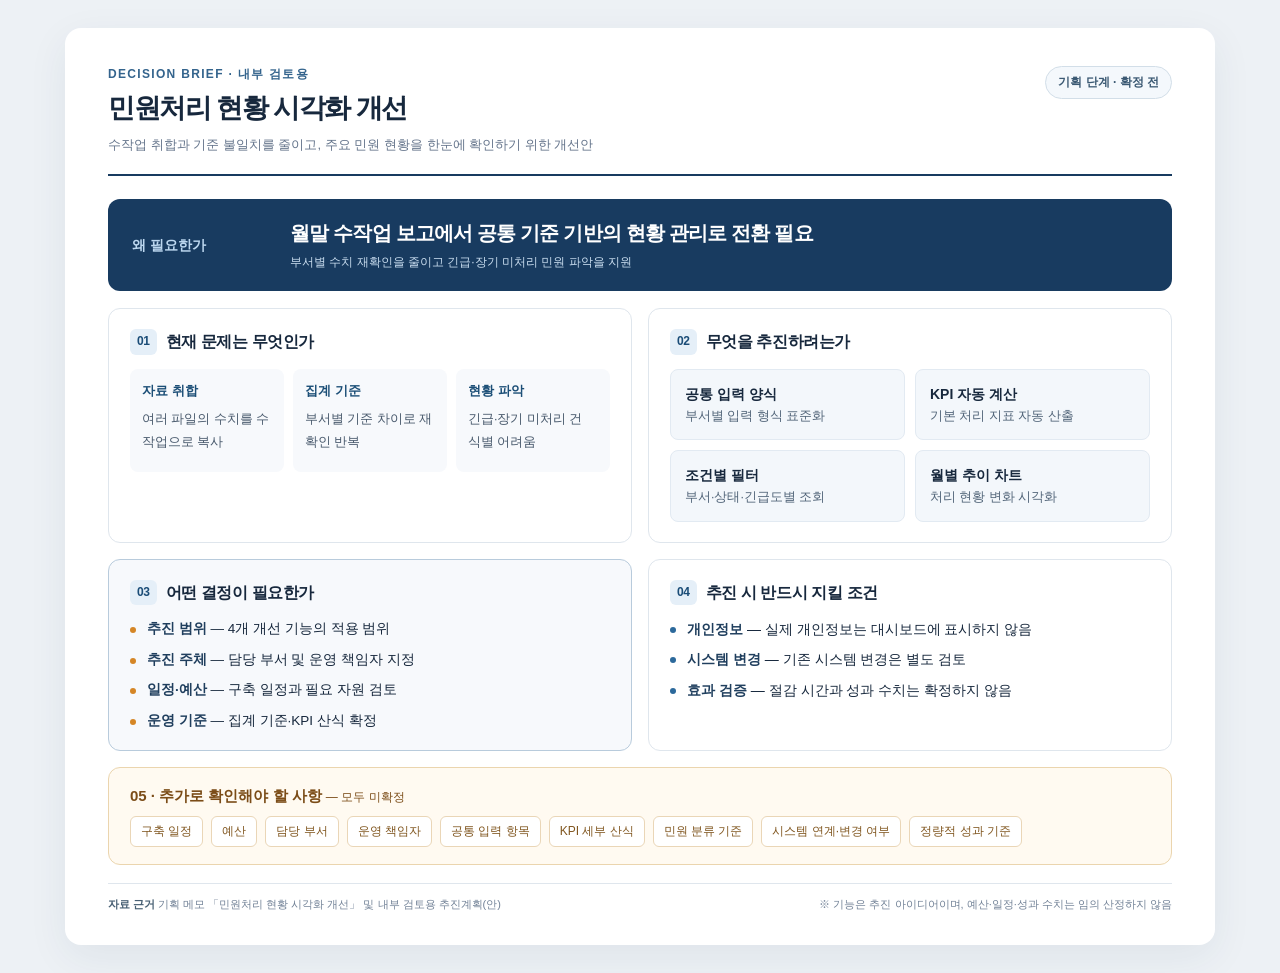
<file: 2.html>
<!doctype html>
<html lang="ko">
<head>
<meta charset="utf-8">
<meta name="viewport" content="width=device-width, initial-scale=1">
<title>민원처리 현황 시각화 개선 | 의사결정 요약</title>
<style>
:root{--ink:#17283d;--muted:#64748b;--line:#dfe6ed;--navy:#183b60;--blue:#eaf3fb;--light:#f7f9fc;--orange:#fff4e5;--orangeink:#87531b;--white:#fff}
*{box-sizing:border-box}body{margin:0;background:#edf1f5;color:var(--ink);font-family:'Malgun Gothic','Apple SD Gothic Neo','Noto Sans KR',sans-serif;line-height:1.45}
.page{width:min(1150px,calc(100% - 32px));margin:28px auto;background:#fff;padding:38px 43px 32px;border-radius:16px;box-shadow:0 12px 40px #20354e12}
.top{display:flex;justify-content:space-between;align-items:flex-start;gap:20px;border-bottom:2px solid var(--navy);padding-bottom:20px}.eyebrow{font-size:12px;font-weight:800;letter-spacing:.11em;color:#34648d}.top h1{font-size:27px;letter-spacing:-.055em;margin:6px 0 7px}.sub{font-size:13px;color:var(--muted);margin:0}.tag{border:1px solid #d2dee8;background:#f4f8fc;border-radius:30px;padding:7px 12px;font-size:12px;white-space:nowrap;color:#3b5973;font-weight:700}
.hero{margin-top:23px;background:#183b60;color:white;padding:20px 24px;border-radius:12px;display:grid;grid-template-columns:140px 1fr;align-items:center;gap:18px}.hero .lbl{font-size:14px;font-weight:800;color:#bcd7ef}.hero .statement{font-weight:800;font-size:20px;line-height:1.43;letter-spacing:-.04em}.hero .note{font-size:12px;color:#c9ddef;margin-top:6px}
.grid{display:grid;grid-template-columns:1fr 1fr;gap:16px;margin-top:17px}.panel{border:1px solid var(--line);border-radius:12px;padding:20px 21px;min-width:0}.panel h2{font-size:16px;margin:0 0 14px;letter-spacing:-.025em;display:flex;align-items:center;gap:9px}.num{background:#e5eff8;color:#1a4c77;font-size:12px;padding:4px 7px;border-radius:6px}.list{padding:0;margin:0;list-style:none;display:grid;gap:10px}.list li{display:grid;grid-template-columns:7px 1fr;gap:10px;font-size:14px}.list li:before{content:'';background:#2c699b;width:6px;height:6px;border-radius:50%;margin-top:8px}.list strong{color:#203f5e}
.trio{display:grid;grid-template-columns:repeat(3,1fr);gap:9px}.issue{background:var(--light);border-radius:8px;padding:13px 12px;min-height:103px}.issue strong{font-size:13px;display:block;margin-bottom:5px;color:#1c4f77}.issue span{font-size:12.5px;color:#48596c}
.work{display:grid;grid-template-columns:repeat(2,1fr);gap:10px}.work-item{background:#f3f7fb;border:1px solid #e2eaf2;border-radius:8px;padding:14px}.work-item b{font-size:14px;display:block;margin-bottom:3px}.work-item p{margin:0;color:#526579;font-size:12.5px}
.decision{background:#f7f9fc;border-color:#b8cbdc}.decision .list li:before{background:#d58626}.decision .list{gap:11px}.decision .list li{font-size:13.5px}
.bottom{margin-top:16px;border:1px solid #ebd5ae;background:#fffaf1;border-radius:12px;padding:17px 21px}.bottom h2{font-size:15px;margin:0 0 9px;color:#7b4c17}.chips{display:flex;flex-wrap:wrap;gap:8px}.chip{font-size:12px;border:1px solid #ead6b7;color:#80561f;border-radius:6px;background:#fff;padding:6px 10px}.foot{display:flex;gap:14px;justify-content:space-between;margin-top:18px;padding-top:13px;border-top:1px solid var(--line);font-size:11px;color:#718196}.foot b{color:#475f73}
@media(max-width:760px){.page{padding:24px 18px;margin:12px auto;width:calc(100% - 18px)}.top{display:block}.tag{display:inline-block;margin-top:12px}.top h1{font-size:22px}.hero{grid-template-columns:1fr;gap:5px}.hero .statement{font-size:18px}.grid{grid-template-columns:1fr}.trio{grid-template-columns:1fr}.issue{min-height:unset}.foot{display:block}}
@page{size:A4 landscape;margin:9mm} @media print{body{background:white;-webkit-print-color-adjust:exact;print-color-adjust:exact}.page{box-shadow:none;margin:0;width:100%;padding:0;border-radius:0}.top{padding-bottom:12px}.top h1{font-size:22px}.hero{padding:15px 18px;margin-top:14px}.hero .statement{font-size:17px}.grid{gap:10px;margin-top:10px}.panel{padding:13px 15px}.panel h2{font-size:14px;margin-bottom:9px}.list{gap:7px}.list li{font-size:11px}.trio{gap:6px}.issue{min-height:75px;padding:9px}.issue span,.work-item p{font-size:10.5px}.work{gap:6px}.work-item{padding:9px}.work-item b{font-size:12px}.bottom{padding:10px 15px;margin-top:10px}.bottom h2{margin-bottom:6px}.chip{font-size:10px;padding:4px 7px}.foot{margin-top:10px;padding-top:8px;font-size:9px}}
</style>
</head>
<body>
<main class="page" aria-label="민원처리 현황 시각화 개선 1페이지 의사결정 요약">
 <header class="top"><div><div class="eyebrow">DECISION BRIEF · 내부 검토용</div><h1>민원처리 현황 시각화 개선</h1><p class="sub">수작업 취합과 기준 불일치를 줄이고, 주요 민원 현황을 한눈에 확인하기 위한 개선안</p></div><span class="tag">기획 단계 · 확정 전</span></header>
 <section class="hero"><div class="lbl">왜 필요한가</div><div><div class="statement">월말 수작업 보고에서 공통 기준 기반의 현황 관리로 전환 필요</div><div class="note">부서별 수치 재확인을 줄이고 긴급·장기 미처리 민원 파악을 지원</div></div></section>
 <div class="grid">
  <section class="panel"><h2><span class="num">01</span> 현재 문제는 무엇인가</h2><div class="trio"><div class="issue"><strong>자료 취합</strong><span>여러 파일의 수치를 수작업으로 복사</span></div><div class="issue"><strong>집계 기준</strong><span>부서별 기준 차이로 재확인 반복</span></div><div class="issue"><strong>현황 파악</strong><span>긴급·장기 미처리 건 식별 어려움</span></div></div></section>
  <section class="panel"><h2><span class="num">02</span> 무엇을 추진하려는가</h2><div class="work"><div class="work-item"><b>공통 입력 양식</b><p>부서별 입력 형식 표준화</p></div><div class="work-item"><b>KPI 자동 계산</b><p>기본 처리 지표 자동 산출</p></div><div class="work-item"><b>조건별 필터</b><p>부서·상태·긴급도별 조회</p></div><div class="work-item"><b>월별 추이 차트</b><p>처리 현황 변화 시각화</p></div></div></section>
  <section class="panel decision"><h2><span class="num">03</span> 어떤 결정이 필요한가</h2><ul class="list"><li><span><strong>추진 범위</strong> — 4개 개선 기능의 적용 범위</span></li><li><span><strong>추진 주체</strong> — 담당 부서 및 운영 책임자 지정</span></li><li><span><strong>일정·예산</strong> — 구축 일정과 필요 자원 검토</span></li><li><span><strong>운영 기준</strong> — 집계 기준·KPI 산식 확정</span></li></ul></section>
  <section class="panel"><h2><span class="num">04</span> 추진 시 반드시 지킬 조건</h2><ul class="list"><li><span><strong>개인정보</strong> — 실제 개인정보는 대시보드에 표시하지 않음</span></li><li><span><strong>시스템 변경</strong> — 기존 시스템 변경은 별도 검토</span></li><li><span><strong>효과 검증</strong> — 절감 시간과 성과 수치는 확정하지 않음</span></li></ul></section>
 </div>
 <section class="bottom"><h2>05 · 추가로 확인해야 할 사항 <span style="font-weight:normal;font-size:12px">— 모두 미확정</span></h2><div class="chips"><span class="chip">구축 일정</span><span class="chip">예산</span><span class="chip">담당 부서</span><span class="chip">운영 책임자</span><span class="chip">공통 입력 항목</span><span class="chip">KPI 세부 산식</span><span class="chip">민원 분류 기준</span><span class="chip">시스템 연계·변경 여부</span><span class="chip">정량적 성과 기준</span></div></section>
 <footer class="foot"><span><b>자료 근거</b> 기획 메모 「민원처리 현황 시각화 개선」 및 내부 검토용 추진계획(안)</span><span>※ 기능은 추진 아이디어이며, 예산·일정·성과 수치는 임의 산정하지 않음</span></footer>
</main>
</body>
</html>
</file>
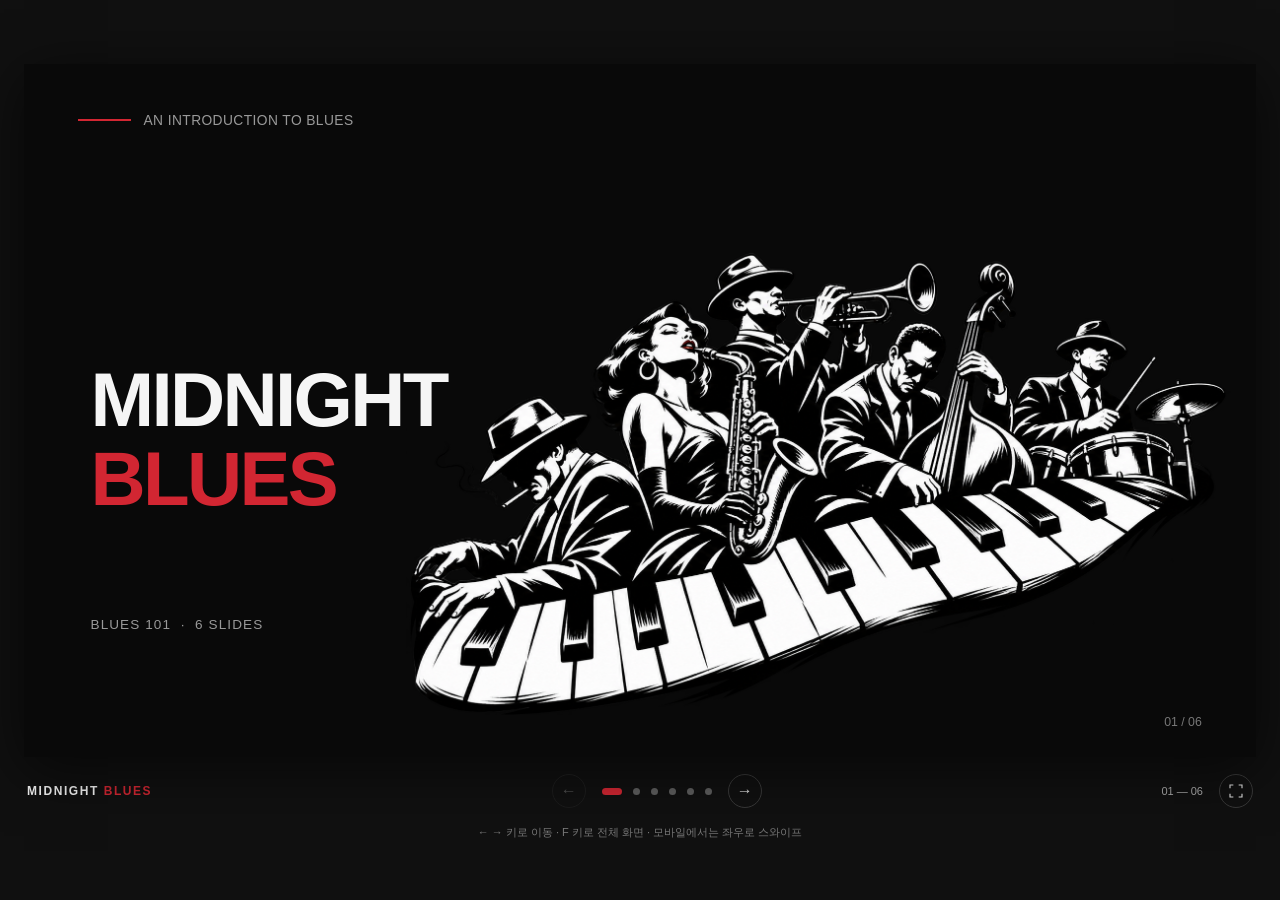
<file: 3.html>
<!doctype html>
<html lang="ko">
<head>
  <meta charset="utf-8">
  <meta name="viewport" content="width=device-width, initial-scale=1, viewport-fit=cover">
  <meta name="theme-color" content="#090909">
  <meta name="description" content="MIDNIGHT BLUES — 6장의 슬라이드로 만나는 블루스 입문">
  <title>MIDNIGHT BLUES | Blues 101</title>
  <link rel="stylesheet" href="./style.css">
  <script defer src="./script.js"></script>
</head>
<body>
  <main class="app" aria-label="MIDNIGHT BLUES 프레젠테이션">
    <div class="stage" id="stage">
      <section class="slide cover active" aria-label="1장: MIDNIGHT BLUES" aria-hidden="false">
        <div class="eyebrow"><span class="dash"></span>AN INTRODUCTION TO BLUES</div>
        <div class="cover-copy"><h1>MIDNIGHT<br><em>BLUES</em></h1><p>BLUES 101 <span class="middot">·</span> 6 SLIDES</p></div>
        <img class="hero-art" src="./assets/hero.png" alt="피아노 건반과 블루스 밴드의 흑백 일러스트" draggable="false">
        <span class="page-no">01 / 06</span>
      </section>
      <section class="slide intro" aria-label="2장: 블루스란 무엇인가" aria-hidden="true">
        <div class="eyebrow"><span class="dash"></span>WHAT IS BLUES</div>
        <div class="slide-copy"><h2>블루스는 감정을 연주하는 음악</h2><p class="lead">슬픔만이 아니라 위로와 자유도 담습니다.</p></div>
        <div class="intro-layout"><div class="statements"><p>반복되는 리듬</p><p>목소리처럼 말하는 악기</p><p>한 음에도 담기는 이야기</p></div><div class="divider-vertical"></div><img class="motion-art" src="./assets/blues-motion.gif" alt="블루스 밴드 일러스트 애니메이션"></div>
        <span class="page-no">02 / 06</span>
      </section>
      <section class="slide history" aria-label="3장: 블루스의 역사" aria-hidden="true">
        <div class="eyebrow"><span class="dash"></span>A SHORT HISTORY</div>
        <div class="slide-copy"><h2>블루스는 미국 남부에서 시작됐습니다</h2><p class="lead">19세기 말, 아프리카계 미국인의 노래에서 발전했습니다.</p></div>
        <div class="timeline"><div class="history-item"><b class="year">1900s</b><strong>미국 남부</strong><span>노동요·영가와 전통 음악에서 탄생</span></div><div class="history-item"><b class="year">1920s</b><strong>녹음의 시대</strong><span>블루스 레코드가 널리 퍼짐</span></div><div class="history-item"><b class="year">1940s–50s</b><strong>시카고 블루스</strong><span>전기 기타와 밴드 사운드로 확장</span></div></div>
        <span class="page-no">03 / 06</span>
      </section>
      <section class="slide musical" aria-label="4장: 12마디 블루스" aria-hidden="true">
        <div class="eyebrow"><span class="dash"></span>THE MUSICAL LANGUAGE</div>
        <div class="slide-copy"><h2>12마디가 블루스의 기본 뼈대입니다</h2><p class="lead">세 개의 코드만으로도 블루스를 시작할 수 있습니다.</p></div>
        <div class="chord-grid" id="chordGrid" aria-label="12마디 블루스 코드 진행">
          <button data-chord="I" aria-label="1마디 I 코드">I</button><button data-chord="I" aria-label="2마디 I 코드">I</button><button data-chord="I" aria-label="3마디 I 코드">I</button><button data-chord="I" aria-label="4마디 I 코드">I</button>
          <button data-chord="IV" aria-label="5마디 IV 코드">IV</button><button data-chord="IV" aria-label="6마디 IV 코드">IV</button><button data-chord="I" aria-label="7마디 I 코드">I</button><button data-chord="I" aria-label="8마디 I 코드">I</button>
          <button data-chord="V" class="accent" aria-label="9마디 V 코드">V</button><button data-chord="IV" aria-label="10마디 IV 코드">IV</button><button data-chord="I" aria-label="11마디 I 코드">I</button><button data-chord="V" class="accent" aria-label="12마디 V 코드">V</button>
        </div>
        <div class="chord-footer"><span>C 블루스 예시　C7 · F7 · G7</span><button id="playProgression" class="inline-action" type="button" aria-pressed="false"><span class="play-symbol">▶</span> 코드 진행 보기</button></div>
        <span class="page-no">04 / 06</span>
      </section>
      <section class="slide band" aria-label="5장: 블루스 밴드" aria-hidden="true">
        <div class="eyebrow"><span class="dash"></span>THE BAND</div>
        <div class="slide-copy"><h2>블루스 밴드는 서로 대화합니다</h2><p class="lead">리듬 섹션 위로 노래와 솔로가 오갑니다.</p></div>
        <div class="band-list"><div><strong>보컬</strong><span>이야기와 감정</span></div><div><strong>기타 · 하모니카</strong><span>멜로디와 응답</span></div><div><strong>베이스 · 드럼</strong><span>그루브와 박자</span></div><div><strong>피아노 · 키보드</strong><span>코드와 분위기</span></div></div>
        <img class="band-art" src="./assets/band.png" alt="보컬, 피아노, 베이스, 관악기, 드럼이 함께하는 밴드 일러스트" draggable="false">
        <span class="page-no">05 / 06</span>
      </section>
      <section class="slide legends" aria-label="6장: 대표 블루스 음악가" aria-hidden="true">
        <div class="eyebrow"><span class="dash"></span>LEGENDS TO KNOW</div>
        <div class="slide-copy"><h2>이 네 명부터 들어보세요</h2><p class="lead">시대마다 다른 블루스의 목소리를 만날 수 있습니다.</p></div>
        <div class="artist-grid"><article><h3>ROBERT JOHNSON</h3><p>델타 블루스의 전설</p><cite>♪ Cross Road Blues</cite></article><article><h3>MUDDY WATERS</h3><p>시카고 일렉트릭 블루스</p><cite>♪ Hoochie Coochie Man</cite></article><article><h3>B.B. KING</h3><p>노래하듯 울리는 기타</p><cite>♪ The Thrill Is Gone</cite></article><article><h3>ETTA JAMES</h3><p>소울풀한 블루스 보컬</p><cite>♪ I’d Rather Go Blind</cite></article></div>
        <span class="outro">LISTEN · FEEL · PLAY</span><span class="page-no">06 / 06</span>
      </section>
    </div>
    <nav class="controls" aria-label="슬라이드 이동">
      <span class="brand">MIDNIGHT <b>BLUES</b></span>
      <div class="navigation"><button id="prev" title="이전 슬라이드" aria-label="이전 슬라이드">←</button><div id="dots" class="dots" aria-label="슬라이드 선택"></div><button id="next" title="다음 슬라이드" aria-label="다음 슬라이드">→</button></div>
      <div class="utilities"><span id="counter">01 — 06</span><button id="fullscreen" title="전체 화면" aria-label="전체 화면 전환"><svg viewBox="0 0 24 24" fill="none" stroke="currentColor" stroke-width="1.7"><path d="M8 3H3v5m13-5h5v5M3 16v5h5m13-5v5h-5"/></svg></button></div>
    </nav>
    <p class="hint">← → 키로 이동 · F 키로 전체 화면 · 모바일에서는 좌우로 스와이프</p>
  </main>
</body>
</html>
</file>
<file: style.css>
:root{color-scheme:dark;--bg:#090909;--white:#f5f5f5;--muted:#8a8a8a;--accent:#d22632;font-family:Arial,'Apple SD Gothic Neo','Malgun Gothic',sans-serif;font-synthesis:none}*{box-sizing:border-box}html,body{margin:0;min-height:100%;background:#101010;color:var(--white)}body{min-height:100dvh;display:grid;place-items:center}button{font:inherit}button:focus-visible{outline:2px solid #f05a65;outline-offset:4px}.app{width:min(100%,1440px);padding:22px 24px 12px;margin:auto}.stage{width:100%;aspect-ratio:16/9;position:relative;overflow:hidden;background:var(--bg);container-type:inline-size;box-shadow:0 12px 55px #0009}.slide{position:absolute;inset:0;overflow:hidden;background:#090909;display:none;animation:fadein .28s ease}.slide.active{display:block}@keyframes fadein{from{opacity:.3}to{opacity:1}}.eyebrow{position:absolute;left:4.35%;top:7%;display:flex;align-items:center;gap:1.05cqw;color:#999;font-size:1.12cqw;letter-spacing:.03em;white-space:nowrap}.dash{display:inline-block;width:4.3cqw;height:.19cqw;background:var(--accent)}.page-no{position:absolute;right:4.4%;bottom:4%;font-size:1cqw;color:#777}.slide-copy{position:absolute;left:5.5%;top:18%;right:5%}h1,h2,h3,p{margin:0}h2{font-size:3.35cqw;line-height:1.32;font-weight:750;letter-spacing:-.065em;word-break:keep-all}.lead{font-size:1.5cqw;color:#888;margin-top:2.2cqw;letter-spacing:-.04em}.cover-copy{position:absolute;left:5.4%;top:50%;transform:translateY(-32%);z-index:2}.cover h1{font-size:6.2cqw;line-height:1.04;letter-spacing:-.035em;font-weight:900}.cover h1 em{font-style:normal;color:var(--accent)}.cover-copy p{position:absolute;top:calc(100% + 8cqw);left:0;color:#999;font-size:1.1cqw;letter-spacing:.08em}.middot{padding:0 .35em}.hero-art{position:absolute;width:67%;height:auto;right:2%;bottom:6%;object-fit:contain}.intro-layout{position:absolute;top:42%;bottom:14%;left:6%;right:8%;display:flex;align-items:center;gap:4%}.statements{width:46%;font-size:2.2cqw;font-weight:700;line-height:2.35;letter-spacing:-.05em;white-space:nowrap}.divider-vertical{height:75%;border-left:1px solid #292929}.motion-art{width:40%;max-height:100%;object-fit:contain;image-rendering:auto}.timeline{position:absolute;left:7%;top:46%;width:86%;height:38%;border-left:1px solid #555;display:flex;flex-direction:column;justify-content:space-between}.history-item{position:relative;display:grid;grid-template-columns:18% 25% 1fr;align-items:center;padding-left:4%;font-size:1.7cqw;min-height:3cqw}.history-item:before{content:"";position:absolute;left:-.55cqw;top:50%;transform:translateY(-50%);width:1.1cqw;height:1.1cqw;background:var(--accent);border-radius:50%}.year{color:var(--accent);font-size:1.55cqw}.history-item strong{font-weight:750}.history-item span{color:#999;font-size:1.4cqw}.chord-grid{position:absolute;left:6%;right:6%;top:41%;height:40%;display:grid;grid-template-columns:repeat(4,1fr);grid-template-rows:repeat(3,1fr);gap:1.3cqw}.chord-grid button{cursor:pointer;background:#171717;color:#eaeaea;border:1px solid #303030;border-radius:.6cqw;font-size:2.4cqw;font-weight:700;transition:background .2s,border-color .2s,transform .2s}.chord-grid button.accent{color:var(--accent);border-color:#7d252b}.chord-grid button:hover,.chord-grid button.selected{background:#351216;border-color:var(--accent);transform:translateY(-1px)}.chord-footer{position:absolute;left:6%;right:6%;top:87%;display:flex;justify-content:space-between;align-items:center;color:#999;font-size:1.4cqw}.inline-action{border:0;background:transparent;color:#cf6469;cursor:pointer;font-size:1.2cqw;letter-spacing:-.03em}.play-symbol{font-size:1cqw;margin-right:.4cqw}.band-list{position:absolute;left:6%;top:38%;width:29%;display:flex;flex-direction:column;gap:2.7cqw}.band-list div{display:flex;flex-direction:column;gap:.5cqw}.band-list strong{font-size:1.9cqw;letter-spacing:-.04em}.band-list span{color:#888;font-size:1.3cqw}.band-art{position:absolute;right:3%;bottom:17%;width:66%;max-height:56%;object-fit:contain}.artist-grid{position:absolute;left:6%;right:6%;top:40%;display:grid;grid-template-columns:1fr 1fr;gap:3.3cqw 5.2cqw}.artist-grid article{border-top:1px solid #303030;padding-top:1.8cqw;min-height:11cqw}.artist-grid h3{font-size:2.03cqw;letter-spacing:-.035em}.artist-grid p{color:#999;font-size:1.4cqw;margin-top:1.15cqw}.artist-grid cite{display:block;color:#c94650;font-size:1.4cqw;font-style:italic;margin-top:1.3cqw}.outro{position:absolute;left:6%;bottom:7%;font-size:1.05cqw;letter-spacing:.05em;color:#aaa}.controls{min-height:68px;display:flex;align-items:center;justify-content:space-between;gap:16px;padding:0 3px}.brand{font-size:12px;letter-spacing:.13em;font-weight:750;white-space:nowrap}.brand b{color:var(--accent)}.navigation,.utilities{display:flex;align-items:center;gap:16px}.controls button{background:none;border:1px solid #383838;border-radius:50%;color:#ddd;width:34px;height:34px;display:grid;place-items:center;cursor:pointer;transition:.2s}.controls button:hover:not(:disabled){border-color:#b6b6b6;background:#272727}.controls button:disabled{opacity:.25;cursor:default}.dots{display:flex;align-items:center;gap:11px}.dots button{width:7px;height:7px;border:0;background:#5e5e5e;padding:0;border-radius:50%}.dots button.current{background:var(--accent);width:20px;border-radius:7px}.utilities span{font-size:11px;color:#aaa;white-space:nowrap}.utilities svg{width:16px;height:16px}.hint{font-size:11px;text-align:center;color:#777;margin:0 0 6px}.stage:fullscreen{width:100vw;height:100vh;aspect-ratio:auto;container-type:inline-size}.stage:fullscreen .slide{inset:0}@media(max-width:620px){body{display:block}.app{padding:0;width:100%;min-height:100dvh;display:flex;flex-direction:column;justify-content:center}.stage{box-shadow:none}.controls{padding:0 14px;gap:4px;min-height:64px}.brand{font-size:10px}.navigation{gap:9px}.dots{gap:6px}.utilities{gap:7px}.utilities span{font-size:10px}.controls button{width:30px;height:30px}.hint{padding:0 15px;font-size:10px}.history-item span{font-size:1.45cqw}}@media(prefers-reduced-motion:reduce){.slide{animation:none}.chord-grid button{transition:none}}
</file>
